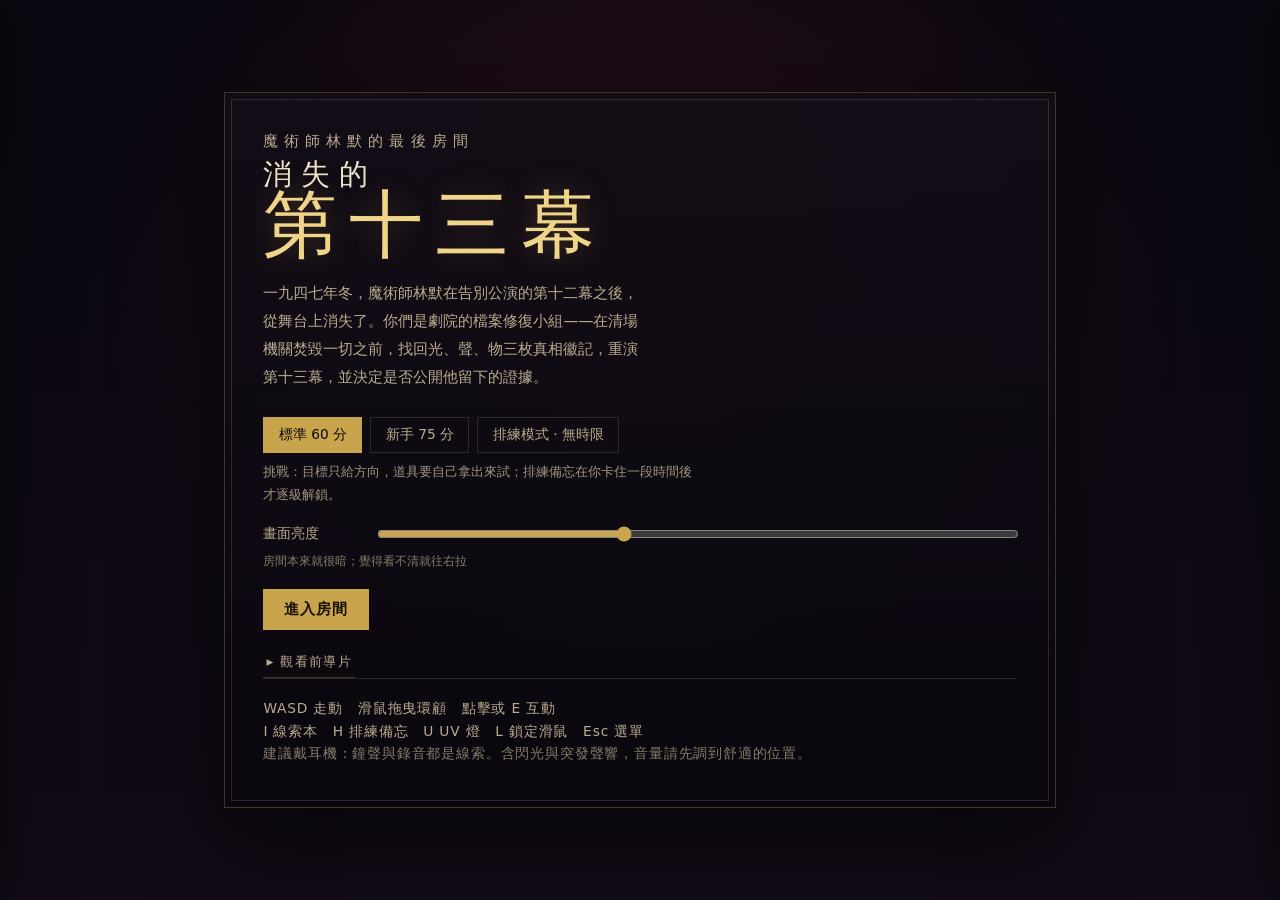
<file: index.html>
<!DOCTYPE html>
<html lang="zh-Hant">
<head>
<meta charset="utf-8">
<meta name="viewport" content="width=device-width, initial-scale=1, viewport-fit=cover">
<title>消失的第十三幕 · 魔術師林默的最後房間</title>
<meta name="description" content="一九四七年冬，魔術師林默在告別公演中消失。網頁 3D 密室逃脫：默片風前導片、26 個互動節點、三線並行、雙結局，桌機與手機都能玩。">
<meta name="theme-color" content="#0c0910">
<meta property="og:title" content="消失的第十三幕">
<meta property="og:description" content="在清場機關焚毀一切之前，找回光、聲、物三枚真相徽記，重演第十三幕。">
<link rel="stylesheet" href="./styles/base.css">
<link rel="stylesheet" href="./styles/ui.css">
<link rel="stylesheet" href="./styles/cinema.css">
<link rel="icon" href="data:image/svg+xml,%3Csvg xmlns='http://www.w3.org/2000/svg' viewBox='0 0 32 32'%3E%3Crect width='32' height='32' fill='%230c0910'/%3E%3Ctext x='16' y='23' font-size='20' text-anchor='middle' fill='%23c8a44d' font-family='serif'%3E13%3C/text%3E%3C/svg%3E">
</head>
<body>
  <canvas id="scene" aria-label="第一人稱 3D 場景"></canvas>

  <div id="boot">
    <p class="boot-title">消失的第十三幕</p>
    <p>正在替放映機上膠卷…</p>
    <noscript><p>這個作品需要 JavaScript 與 WebGL。<br>請開啟 JavaScript 後重新載入。</p></noscript>
  </div>

  <div id="fatal" hidden></div>

  <script type="module">
    // 失敗時一定要給玩家一個明確的說法，而不是一片黑。
    const fatal = (title, detail) => {
      const box = document.getElementById('fatal');
      const boot = document.getElementById('boot');
      if (!box || !box.hidden) return;
      if (boot) boot.hidden = true;
      box.hidden = false;
      box.innerHTML =
        '<p style="font-size:1.2em;color:#f0d48a">' + title + '</p>' +
        '<p style="max-width:34rem;line-height:1.9;color:#b9ac8e">' + detail + '</p>' +
        '<p><a href="./diagnose.html" style="color:#f0d48a">開啟自我檢查頁</a></p>';
    };

    window.addEventListener('error', (e) => {
      if (e.message && /three|import|module|WebGL/i.test(e.message)) {
        fatal('載入失敗', e.message);
      }
    });

    // 看門狗：8 秒內遊戲還沒啟動，就說明最可能的三個原因
    setTimeout(() => {
      if (window.__act13) return;
      const isFile = location.protocol === 'file:';
      fatal('遊戲沒有啟動', isFile
        ? '你是用 file:// 直接開啟檔案，ES Module 會被瀏覽器的 CORS 政策擋掉。請在資料夾裡執行 <code>python3 -m http.server 8000</code>，改用 http://localhost:8000/ 開啟。'
        : '可能的原因：無法連到 three.js 的 CDN（離線或網路封鎖）、瀏覽器版本過舊，或 WebGL 被關閉。');
    }, 8000);
  </script>
  <script type="module" src="./js/main.js"></script>
</body>
</html>
</file>
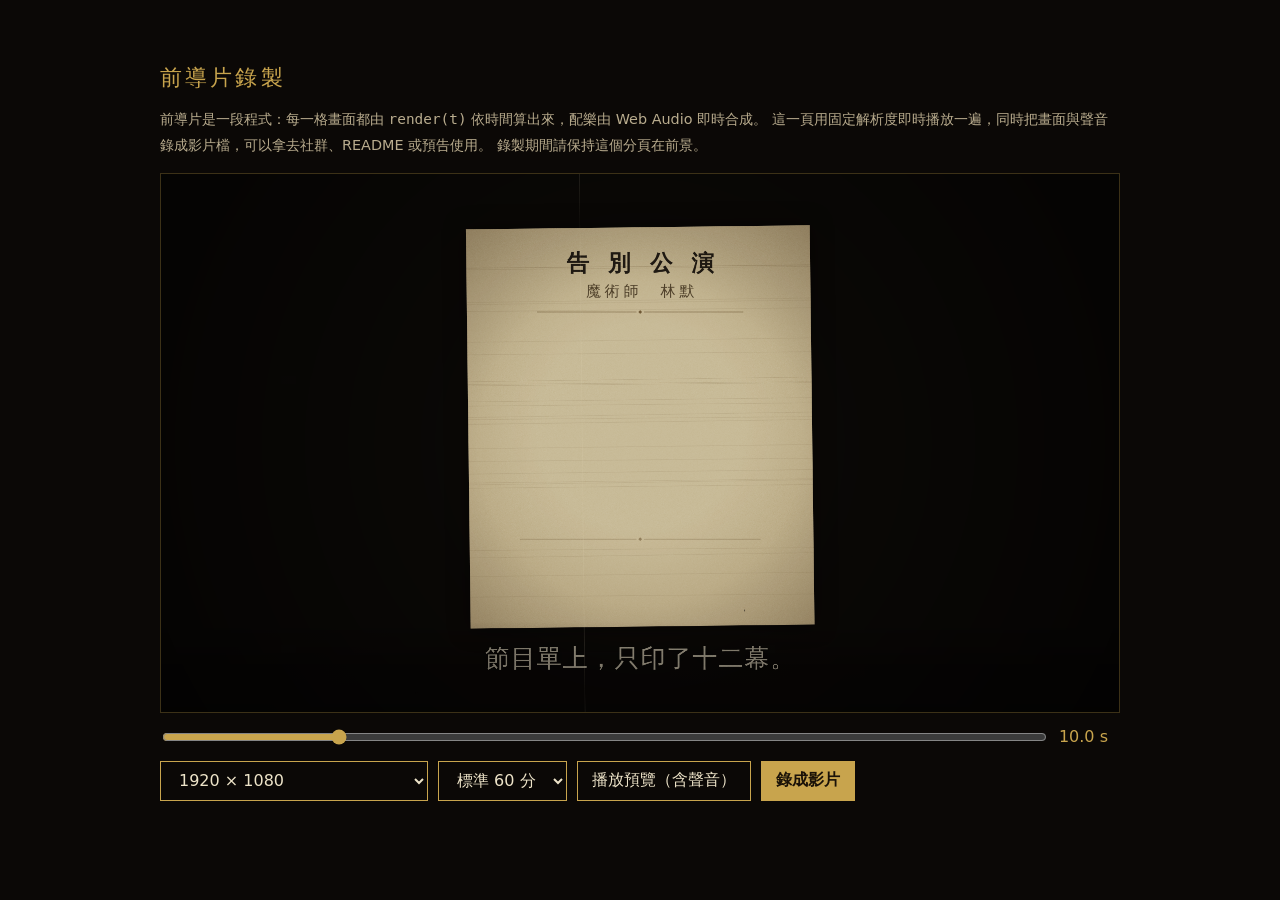
<file: tools/record-prelude.html>
<!DOCTYPE html>
<html lang="zh-Hant">
<head>
<meta charset="utf-8">
<meta name="viewport" content="width=device-width, initial-scale=1">
<title>前導片錄製</title>
<style>
  :root { color-scheme: dark; --brass: #c8a44d; --paper: #ede3c8; --dim: #b9ac8e; }
  * { box-sizing: border-box; }
  body {
    margin: 0;
    min-height: 100vh;
    background: #0b0806;
    color: var(--paper);
    font-family: "PingFang TC", "Noto Sans TC", "Microsoft JhengHei", system-ui, sans-serif;
    display: grid;
    place-items: center;
    padding: 16px;
  }
  main { width: min(960px, 100%); display: grid; gap: 14px; }
  h1 { margin: 0; font-family: "Songti TC", "Noto Serif TC", serif; font-weight: 500; letter-spacing: .14em; color: var(--brass); font-size: 1.4rem; }
  p { margin: 0; color: var(--dim); line-height: 1.8; font-size: .9rem; }
  canvas { width: 100%; aspect-ratio: 16 / 9; background: #000; border: 1px solid rgba(200,164,77,.3); display: block; }
  .row { display: flex; flex-wrap: wrap; gap: 10px; align-items: center; }
  button, select {
    min-height: 40px;
    padding: 8px 14px;
    border: 1px solid var(--brass);
    background: transparent;
    color: var(--paper);
    font: inherit;
    cursor: pointer;
  }
  button.lead { background: var(--brass); color: #1a1208; font-weight: 600; }
  button:disabled { opacity: .45; cursor: default; }
  input[type="range"] { flex: 1; min-width: 200px; accent-color: var(--brass); }
  #time { font-variant-numeric: tabular-nums; min-width: 6ch; color: var(--brass); }
  #status { min-height: 1.6em; }
  a { color: var(--brass); }
</style>
</head>
<body>
<main>
  <h1>前導片錄製</h1>
  <p>前導片是一段程式：每一格畫面都由 <code>render(t)</code> 依時間算出來，配樂由 Web Audio 即時合成。
     這一頁用固定解析度即時播放一遍，同時把畫面與聲音錄成影片檔，可以拿去社群、README 或預告使用。
     錄製期間請保持這個分頁在前景。</p>
  <canvas id="c" width="1920" height="1080"></canvas>
  <div class="row">
    <input id="scrub" type="range" min="0" max="51.5" step="0.05" value="10" aria-label="預覽時間">
    <span id="time">10.0 s</span>
  </div>
  <div class="row">
    <select id="res" aria-label="解析度">
      <option value="1920x1080">1920 × 1080</option>
      <option value="1280x720">1280 × 720</option>
      <option value="1080x1920">1080 × 1920（直式短影音）</option>
    </select>
    <select id="mode" aria-label="時限">
      <option value="60">標準 60 分</option>
      <option value="75">新手 75 分</option>
      <option value="0">排練模式</option>
    </select>
    <button id="play">播放預覽（含聲音）</button>
    <button id="rec" class="lead">錄成影片</button>
  </div>
  <p id="status" role="status"></p>
</main>

<script type="module">
  import { createPrelude, PRELUDE_DURATION } from '../js/cinema/prelude.js';
  import { preludeScore } from '../js/core/score.js';
  import { audio } from '../js/core/audio.js';

  const canvas = document.getElementById('c');
  const g = canvas.getContext('2d');
  const scrub = document.getElementById('scrub');
  const timeEl = document.getElementById('time');
  const statusEl = document.getElementById('status');
  const playBtn = document.getElementById('play');
  const recBtn = document.getElementById('rec');
  const resSel = document.getElementById('res');
  const modeSel = document.getElementById('mode');

  let film = createPrelude({ minutes: 60 });
  let running = null;

  function applyRes() {
    const [w, h] = resSel.value.split('x').map(Number);
    canvas.width = w;
    canvas.height = h;
    canvas.style.aspectRatio = `${w} / ${h}`;
    canvas.style.maxHeight = '70vh';
    canvas.style.width = h > w ? 'auto' : '100%';
    draw(Number(scrub.value));
  }
  function draw(t) {
    film.render(g, canvas.width, canvas.height, t);
    timeEl.textContent = `${t.toFixed(1)} s`;
  }

  scrub.addEventListener('input', () => { if (!running) draw(Number(scrub.value)); });
  resSel.addEventListener('change', applyRes);
  modeSel.addEventListener('change', () => { film = createPrelude({ minutes: Number(modeSel.value) }); draw(Number(scrub.value)); });

  /** 以 AudioContext 的時鐘驅動畫面，聲畫永遠對齊 */
  function run({ onEnd } = {}) {
    const ctx = audio.init();
    const score = preludeScore();
    const t0 = ctx.currentTime;
    const loop = () => {
      const t = ctx.currentTime - t0;
      draw(Math.min(t, PRELUDE_DURATION));
      scrub.value = String(t);
      if (t >= PRELUDE_DURATION) { score.stop(0.4); running = null; onEnd?.(); return; }
      running.raf = requestAnimationFrame(loop);
    };
    running = { score, raf: requestAnimationFrame(loop) };
  }
  function stopRun() {
    if (!running) return;
    cancelAnimationFrame(running.raf);
    running.score.stop(0.2);
    running = null;
  }

  playBtn.addEventListener('click', () => {
    if (running) { stopRun(); playBtn.textContent = '播放預覽（含聲音）'; return; }
    playBtn.textContent = '停止';
    run({ onEnd: () => { playBtn.textContent = '播放預覽（含聲音）'; } });
  });

  recBtn.addEventListener('click', async () => {
    if (running) stopRun();
    const ctx = audio.init();
    await ctx.resume();
    const types = [
      'video/mp4;codecs=avc1.640028,mp4a.40.2',
      'video/mp4',
      'video/webm;codecs=vp9,opus',
      'video/webm;codecs=vp8,opus',
      'video/webm'
    ];
    const mime = types.find((t) => window.MediaRecorder?.isTypeSupported?.(t));
    if (!mime) { statusEl.textContent = '這個瀏覽器不支援 MediaRecorder，請改用最新版 Chrome 或 Edge。'; return; }

    // 畫面串流＋把總音量節點分一路到錄音
    const video = canvas.captureStream(30);
    const tap = ctx.createMediaStreamDestination();
    audio.master.connect(tap);
    const stream = new MediaStream([...video.getVideoTracks(), ...tap.stream.getAudioTracks()]);
    // 位元率依解析度：720p 約 3.7 Mbps、1080p 約 8.3 Mbps，膠卷顆粒才不會糊掉
    const rec = new MediaRecorder(stream, { mimeType: mime, videoBitsPerSecond: Math.round(canvas.width * canvas.height * 4) });
    const chunks = [];
    rec.ondataavailable = (e) => { if (e.data.size) chunks.push(e.data); };
    rec.onstop = () => {
      audio.master.disconnect(tap);
      const ext = mime.startsWith('video/mp4') ? 'mp4' : 'webm';
      const blob = new Blob(chunks, { type: mime.split(';')[0] });
      const url = URL.createObjectURL(blob);
      const a = document.createElement('a');
      a.href = url;
      a.download = `消失的第十三幕-前導片-${resSel.value}.${ext}`;
      a.textContent = `下載 ${a.download}（${(blob.size / 1048576).toFixed(1)} MB）`;
      statusEl.replaceChildren('錄好了：', a);
      a.click();
      recBtn.disabled = false;
      playBtn.disabled = false;
    };
    recBtn.disabled = true;
    playBtn.disabled = true;
    statusEl.textContent = `錄製中（${mime}）……約 ${Math.ceil(PRELUDE_DURATION)} 秒`;
    rec.start(1000);
    run({ onEnd: () => setTimeout(() => rec.stop(), 600) });
  });

  applyRes();
</script>
</body>
</html>
</file>
<file: styles/base.css>
/* 《消失的第十三幕》——視覺基礎
   取材自四〇年代劇場節目單：明體標題、黃銅細線、絨布幕、票根紙。
   顏色刻意避開純黑，用偏紫的幕布黑，讓黃銅與絨紅有地方發光。 */

:root {
  /* 核心色 */
  --stage: #0c0910;          /* 幕布黑 */
  --stage-deep: #07050b;
  --velvet: #7c2233;         /* 絨紅 */
  --velvet-deep: #4a0f1e;
  --brass: #c8a44d;          /* 黃銅 */
  --brass-lit: #f0d48a;
  --paper: #ede3c8;          /* 節目單紙 */
  --paper-dim: #b9ac8e;
  --moon: #8fa9c4;           /* 月藍（聲音線） */

  --ink: #17121c;
  --line: rgba(200, 164, 77, 0.28);
  --line-soft: rgba(237, 227, 200, 0.14);

  --font-display: "Songti TC", "Noto Serif TC", "Source Han Serif TC", "PMingLiU", "MS Mincho", serif;
  --font-ui: "PingFang TC", "Noto Sans TC", "Microsoft JhengHei", system-ui, -apple-system, sans-serif;
  --font-data: "Songti TC", "Noto Serif TC", ui-serif, Georgia, serif;

  --step-0: 0.94rem;
  --step-1: 1.1rem;
  --step-2: 1.35rem;
  --step-3: 1.8rem;
  --step-4: 2.6rem;

  --ease: cubic-bezier(0.32, 0.72, 0.35, 1);
}

* { box-sizing: border-box; }

/* ★ 這一行是必要的：本檔多處用 display: grid / flex 排版，
   而作者樣式的 display 會蓋掉 hidden 屬性預設的 display: none。
   少了它，#boot 與 #fatal 會變成永久蓋住畫面的黑色遮罩，
   .panel-scrim 也會在關閉狀態下繼續攔截所有點擊。 */
[hidden] { display: none !important; }

html, body {
  margin: 0;
  height: 100%;
  overflow: hidden;
  background: var(--stage-deep);
  color: var(--paper);
  font-family: var(--font-ui);
  font-size: 16px;
  -webkit-font-smoothing: antialiased;
  text-rendering: optimizeLegibility;
}

body { position: relative; }

#scene {
  position: fixed;
  inset: 0;
  width: 100%;
  height: 100%;
  display: block;
  touch-action: none;
  cursor: grab;
}
#scene.dragging { cursor: grabbing; }
body.cursor-interact #scene { cursor: pointer; }
:root.pointer-locked #scene { cursor: none; }

/* 房間的邊緣暗角與 UV 模式的冷色偏移 */
body::after {
  content: "";
  position: fixed;
  inset: 0;
  pointer-events: none;
  background: radial-gradient(ellipse at center, transparent 42%, rgba(4, 3, 7, 0.72) 100%);
  z-index: 2;
}
body.uv-on::before {
  content: "";
  position: fixed;
  inset: 0;
  pointer-events: none;
  z-index: 3;
  background: radial-gradient(ellipse at center, rgba(122, 77, 255, 0.16), rgba(30, 12, 60, 0.42));
  mix-blend-mode: screen;
}
body.mode-silence::before {
  content: "";
  position: fixed;
  inset: 0;
  pointer-events: none;
  z-index: 3;
  background: radial-gradient(ellipse at center, transparent 30%, rgba(0, 0, 0, 0.55) 100%);
}

/* 成功／失敗的整螢幕回饋 */
body.flash-ok::after,
body.flash-fail::after {
  animation: flash 0.6s var(--ease);
}
@keyframes flash {
  0% { box-shadow: inset 0 0 0 0 rgba(240, 212, 138, 0); }
  25% { box-shadow: inset 0 0 120px 10px rgba(240, 212, 138, 0.5); }
  100% { box-shadow: inset 0 0 0 0 rgba(240, 212, 138, 0); }
}
body.flash-fail::after {
  animation-name: flash-fail;
}
@keyframes flash-fail {
  0% { box-shadow: inset 0 0 0 0 rgba(200, 40, 50, 0); }
  25% { box-shadow: inset 0 0 120px 10px rgba(200, 40, 50, 0.45); }
  100% { box-shadow: inset 0 0 0 0 rgba(200, 40, 50, 0); }
}

/* ── 載入 ───────────────────────────────────────────────── */
#boot, #fatal {
  position: fixed;
  inset: 0;
  z-index: 40;
  display: grid;
  place-content: center;
  gap: 0.8rem;
  text-align: center;
  background: var(--stage-deep);
  font-family: var(--font-display);
}
#boot p { margin: 0; color: var(--paper-dim); letter-spacing: 0.14em; }
#boot .boot-title { color: var(--brass); font-size: var(--step-2); }
#fatal { color: var(--velvet); font-size: var(--step-1); padding: 2rem; }

/* ── 全螢幕畫面（標題／暫停／結局）─────────────────────── */
.screen {
  position: fixed;
  inset: 0;
  z-index: 30;
  display: grid;
  place-items: center;
  padding: clamp(1rem, 4vw, 3rem);
  background:
    radial-gradient(ellipse at 50% 30%, rgba(124, 34, 51, 0.22), transparent 60%),
    linear-gradient(180deg, #0a0710 0%, #120b16 100%);
  opacity: 0;
  transition: opacity 0.32s var(--ease);
  overflow-y: auto;
}
.screen.is-open { opacity: 1; }

/* 唯一的自動動畫：幕布分開 */
.screen-curtain { position: absolute; inset: 0; pointer-events: none; overflow: hidden; }
.curtain-half {
  position: absolute;
  top: 0;
  bottom: 0;
  width: 52%;
  background:
    repeating-linear-gradient(90deg, rgba(0,0,0,.42) 0 6px, rgba(255,255,255,.05) 6px 26px),
    linear-gradient(180deg, var(--velvet) 0%, var(--velvet-deep) 100%);
  box-shadow: 0 0 60px rgba(0, 0, 0, 0.6);
}
.curtain-half.left { left: 0; transform: translateX(0); animation: part-left 1.6s 0.15s var(--ease) both; }
.curtain-half.right { right: 0; transform: translateX(0); animation: part-right 1.6s 0.15s var(--ease) both; }
@keyframes part-left { to { transform: translateX(-101%); } }
@keyframes part-right { to { transform: translateX(101%); } }

@media (prefers-reduced-motion: reduce) {
  .curtain-half.left, .curtain-half.right { animation-duration: 0.01s; }
}

/* ── 標題卡 ─────────────────────────────────────────────── */
.title-card, .menu-card, .ending-card {
  position: relative;
  z-index: 1;
  max-width: 52rem;
  width: 100%;
  padding: clamp(1.4rem, 3vw, 2.6rem);
  border: 1px solid var(--line);
  background: linear-gradient(180deg, rgba(18, 12, 22, 0.94), rgba(10, 7, 14, 0.96));
  box-shadow: 0 30px 80px rgba(0, 0, 0, 0.6);
}
.title-card::before, .ending-card::before {
  content: "";
  position: absolute;
  inset: 6px;
  border: 1px solid var(--line-soft);
  pointer-events: none;
}

.title-kicker {
  margin: 0 0 0.6rem;
  font-family: var(--font-display);
  color: var(--paper-dim);
  letter-spacing: 0.4em;
  font-size: var(--step-0);
}
.title-main { margin: 0 0 1.1rem; font-family: var(--font-display); font-weight: 500; line-height: 1; }
.title-line { display: block; font-size: var(--step-3); color: var(--paper); letter-spacing: 0.3em; }
.title-line--big {
  font-size: clamp(2.6rem, 8vw, 4.6rem);
  color: var(--brass-lit);
  letter-spacing: 0.16em;
  text-shadow: 0 0 30px rgba(200, 164, 77, 0.28);
}
.title-blurb {
  margin: 0 0 1.6rem;
  max-width: 40ch;
  color: var(--paper-dim);
  line-height: 1.85;
  font-size: var(--step-0);
}
.title-actions, .menu-actions { display: flex; flex-wrap: wrap; gap: 0.7rem; margin: 1.2rem 0 1.4rem; }
.title-help { border-top: 1px solid var(--line-soft); padding-top: 1rem; }
.title-help p { margin: 0.3rem 0; color: var(--paper-dim); font-size: 0.86rem; letter-spacing: 0.06em; }
.title-note { color: rgba(185, 172, 142, 0.7) !important; }

.mode-row { display: flex; flex-wrap: wrap; gap: 0.5rem; }
.mode-btn {
  padding: 0.5rem 0.9rem;
  border: 1px solid var(--line-soft);
  background: transparent;
  color: var(--paper-dim);
  font-family: var(--font-ui);
  font-size: 0.86rem;
  cursor: pointer;
  transition: border-color 0.2s, color 0.2s, background 0.2s;
}
.mode-btn:hover { color: var(--paper); border-color: var(--line); }
.mode-btn.is-active { color: var(--stage); background: var(--brass); border-color: var(--brass); }

/* ── 按鈕 ───────────────────────────────────────────────── */
.btn {
  padding: 0.62rem 1.2rem;
  border: 1px solid var(--brass);
  background: transparent;
  color: var(--brass-lit);
  font-family: var(--font-ui);
  font-size: var(--step-0);
  letter-spacing: 0.08em;
  cursor: pointer;
  transition: background 0.2s var(--ease), color 0.2s, border-color 0.2s, transform 0.12s;
}
.btn:hover { background: rgba(200, 164, 77, 0.14); }
.btn:active { transform: translateY(1px); }
.btn--lead { background: var(--brass); color: #1a1208; font-weight: 600; }
.btn--lead:hover { background: var(--brass-lit); }
.btn--ghost { border-color: var(--line-soft); color: var(--paper-dim); }
.btn--ghost:hover { color: var(--paper); border-color: var(--line); }
.btn:focus-visible, .mode-btn:focus-visible, button:focus-visible, input:focus-visible {
  outline: 2px solid var(--brass-lit);
  outline-offset: 2px;
}

/* ── 設定 ───────────────────────────────────────────────── */
.settings { display: grid; gap: 0.7rem; margin: 1rem 0; }
.setting { display: grid; grid-template-columns: 8rem 1fr; align-items: center; gap: 1rem; color: var(--paper-dim); font-size: 0.9rem; }
.setting--row { grid-template-columns: 8rem auto; }
.setting input[type="range"] { accent-color: var(--brass); width: 100%; }

/* ── 選單／結局 ─────────────────────────────────────────── */
.menu-title, .ending-title {
  margin: 0 0 0.4rem;
  font-family: var(--font-display);
  font-weight: 500;
  font-size: var(--step-3);
  letter-spacing: 0.2em;
  color: var(--brass-lit);
}
.menu-sub { margin: 0 0 1.2rem; color: var(--paper-dim); font-size: 0.9rem; letter-spacing: 0.1em; }
.ending-kicker { margin: 0 0 0.5rem; font-family: var(--font-display); letter-spacing: 0.42em; color: var(--paper-dim); font-size: 0.84rem; }
.ending-lines { margin: 1rem 0 1.6rem; border-left: 2px solid var(--velvet); padding-left: 1.1rem; }
.ending-lines p { margin: 0 0 0.7rem; line-height: 1.95; color: var(--paper); font-family: var(--font-display); font-size: var(--step-1); max-width: 44ch; }
.ending-note { color: var(--brass); font-size: 0.88rem; letter-spacing: 0.1em; }

.ending-stats { display: flex; gap: 2.4rem; padding: 1rem 0; border-top: 1px solid var(--line-soft); border-bottom: 1px solid var(--line-soft); }
.stat { display: grid; gap: 0.2rem; }
.stat-value { font-family: var(--font-data); font-size: var(--step-2); color: var(--brass-lit); font-variant-numeric: tabular-nums; }
.stat-label { font-size: 0.78rem; color: var(--paper-dim); letter-spacing: 0.12em; }

@media (max-width: 640px) {
  .ending-stats { gap: 1.2rem; }
  .setting { grid-template-columns: 1fr; gap: 0.3rem; }
}

/* 標題畫面的亮度滑桿：第一次開啟就能調，不必先進選單 */
.title-bright {
  display: grid;
  grid-template-columns: 6rem 1fr;
  align-items: center;
  gap: 0.6rem 1rem;
  margin: 1.1rem 0 0;
  color: var(--paper-dim);
  font-size: 0.86rem;
}
.title-bright input[type="range"] { accent-color: var(--brass); width: 100%; }
.title-bright-note {
  grid-column: 1 / -1;
  font-size: 0.78rem;
  color: rgba(185, 172, 142, 0.7);
}
</file>
<file: styles/ui.css>
/* HUD 與近景面板。
   近景面板做成「檔案卡＋票根打孔邊」，讓每次湊近看機關都像從檔案櫃抽出一張卡。 */

/* ── HUD ─────────────────────────────────────────────────── */
.hud {
  position: fixed;
  inset: 0;
  z-index: 10;
  pointer-events: none;
  font-family: var(--font-ui);
}
.hud[hidden] { display: none; }
.hud.is-cinematic .hud-topleft,
.hud.is-cinematic .hud-topright,
.hud.is-cinematic .hud-bottomleft,
.hud.is-cinematic .hud-prompt,
.hud.is-cinematic .hud-reticle { opacity: 0; }

.hud-topleft, .hud-topright, .hud-bottomleft {
  position: absolute;
  display: grid;
  gap: 0.6rem;
  transition: opacity 0.4s var(--ease);
}
.hud-topleft { top: 1.1rem; left: 1.2rem; }
.hud-topright { top: 1.1rem; right: 1.2rem; }
.hud-bottomleft { bottom: 1.2rem; left: 1.2rem; max-width: min(38rem, 60vw); }

.hud-timer {
  display: flex;
  align-items: baseline;
  gap: 0.6rem;
  padding: 0.35rem 0.7rem;
  border: 1px solid var(--line-soft);
  background: rgba(8, 6, 12, 0.5);
  backdrop-filter: blur(3px);
}
.hud-timer-note { font-size: 0.7rem; letter-spacing: 0.24em; color: var(--paper-dim); }
.hud-timer-value {
  font-family: var(--font-data);
  font-size: 1.5rem;
  font-variant-numeric: tabular-nums;
  color: var(--paper);
  letter-spacing: 0.06em;
}
.hud-timer.is-urgent .hud-timer-value { color: var(--brass-lit); }
.hud-timer.is-critical { border-color: rgba(200, 40, 50, 0.6); }
.hud-timer.is-critical .hud-timer-value { color: #ff7a6a; animation: pulse 1.1s infinite; }
@keyframes pulse { 50% { opacity: 0.55; } }

.hud-sigils { display: flex; gap: 0.4rem; }
.hud-sigil {
  display: grid;
  place-items: center;
  width: 2.4rem;
  height: 2.4rem;
  border: 1px solid var(--line-soft);
  background: rgba(8, 6, 12, 0.45);
  color: rgba(185, 172, 142, 0.4);
  transition: color 0.4s, border-color 0.4s, box-shadow 0.4s;
}
.hud-sigil-mark { font-size: 1rem; line-height: 1; }
.hud-sigil-digit { font-family: var(--font-data); font-size: 0.72rem; }
.hud-sigil.is-held {
  color: var(--brass-lit);
  border-color: var(--brass);
  box-shadow: 0 0 18px rgba(200, 164, 77, 0.25) inset;
}
.hud-sigil[data-kind="moon"].is-held { color: var(--moon); border-color: rgba(143, 169, 196, 0.7); }

.hud-buttons { display: flex; gap: 0.4rem; pointer-events: auto; }
.hud-btn {
  padding: 0.4rem 0.7rem;
  border: 1px solid var(--line-soft);
  background: rgba(8, 6, 12, 0.5);
  color: var(--paper-dim);
  font-size: 0.82rem;
  letter-spacing: 0.1em;
  cursor: pointer;
  transition: color 0.2s, border-color 0.2s;
}
.hud-btn:hover { color: var(--brass-lit); border-color: var(--line); }

.hud-objective {
  margin: 0;
  font-family: var(--font-display);
  font-size: var(--step-1);
  color: var(--paper);
  letter-spacing: 0.06em;
  text-shadow: 0 2px 14px rgba(0, 0, 0, 0.9);
}
.hud-objective::before { content: "▸ "; color: var(--brass); }
.hud-progress { margin: 0; font-size: 0.76rem; color: rgba(185, 172, 142, 0.72); letter-spacing: 0.14em; }

/* 準心與互動提示 */
.hud-reticle {
  position: absolute;
  left: 50%;
  top: 50%;
  width: 5px;
  height: 5px;
  margin: -2.5px 0 0 -2.5px;
  border-radius: 50%;
  background: rgba(237, 227, 200, 0.35);
  transition: transform 0.18s var(--ease), background 0.18s;
}
.hud-reticle.is-active { transform: scale(2.1); background: var(--brass-lit); }
:root:not(.pointer-locked) .hud-reticle { opacity: 0.25; }

.hud-prompt {
  position: absolute;
  left: 50%;
  top: calc(50% + 2.2rem);
  transform: translateX(-50%);
  display: grid;
  justify-items: center;
  gap: 0.15rem;
  padding: 0.4rem 0.9rem;
  border: 1px solid var(--line-soft);
  background: rgba(8, 6, 12, 0.62);
  backdrop-filter: blur(3px);
  text-align: center;
}
.hud-prompt.is-far { opacity: 0.55; }
.prompt-label { font-family: var(--font-display); font-size: var(--step-1); color: var(--paper); letter-spacing: 0.1em; }
.prompt-hint { font-size: 0.74rem; color: var(--brass); letter-spacing: 0.16em; }

/* 進度條（靜默／合字） */
.hud-meter {
  position: absolute;
  left: 50%;
  bottom: 4.2rem;
  transform: translateX(-50%);
  width: min(22rem, 70vw);
  padding: 0.5rem 0.8rem;
  border: 1px solid var(--line-soft);
  background: rgba(8, 6, 12, 0.6);
}
.meter-head { display: flex; justify-content: space-between; font-size: 0.78rem; letter-spacing: 0.14em; color: var(--paper-dim); margin-bottom: 0.35rem; }
.meter-value { font-family: var(--font-data); color: var(--paper); }
.meter-track { height: 4px; background: rgba(237, 227, 200, 0.12); overflow: hidden; }
.meter-fill { height: 100%; width: 0; background: linear-gradient(90deg, var(--moon), var(--brass-lit)); transition: width 0.12s linear; }
.hud-meter.is-full .meter-fill { background: var(--brass-lit); }

/* 字幕 */
.hud-subtitle {
  position: absolute;
  left: 50%;
  bottom: 6.4rem;
  transform: translate(-50%, 6px);
  width: min(46rem, 84vw);
  padding: 0.7rem 1.1rem;
  text-align: center;
  font-family: var(--font-display);
  font-size: var(--step-1);
  line-height: 1.9;
  color: var(--paper);
  background: linear-gradient(180deg, rgba(8, 6, 12, 0.1), rgba(8, 6, 12, 0.72));
  text-shadow: 0 2px 16px rgba(0, 0, 0, 0.95);
  opacity: 0;
  transition: opacity 0.35s var(--ease), transform 0.35s var(--ease);
}
.hud-subtitle.is-in { opacity: 1; transform: translate(-50%, 0); }

/* 幕次橫幅 */
.hud-banner {
  position: absolute;
  inset: 0;
  display: grid;
  place-content: center;
  text-align: center;
  background: rgba(6, 4, 9, 0.55);
  opacity: 0;
  transition: opacity 0.5s var(--ease);
}
.hud-banner.is-in { opacity: 1; }
.banner-title {
  margin: 0;
  font-family: var(--font-display);
  font-size: clamp(1.8rem, 5vw, 3rem);
  letter-spacing: 0.34em;
  color: var(--brass-lit);
}
.banner-sub { margin: 0.6rem 0 0; color: var(--paper-dim); letter-spacing: 0.2em; font-size: 0.9rem; }

/* 提示浮條 */
.hud-toasts { position: absolute; top: 1.1rem; left: 50%; transform: translateX(-50%); display: grid; gap: 0.4rem; justify-items: center; }
.toast {
  padding: 0.4rem 0.9rem;
  border: 1px solid var(--line-soft);
  background: rgba(8, 6, 12, 0.78);
  font-size: 0.88rem;
  letter-spacing: 0.1em;
  color: var(--paper);
  opacity: 0;
  transform: translateY(-6px);
  transition: opacity 0.28s var(--ease), transform 0.28s var(--ease);
}
.toast.is-in { opacity: 1; transform: translateY(0); }

/* ── 近景面板 ────────────────────────────────────────────── */
.panel-scrim {
  position: fixed;
  inset: 0;
  z-index: 20;
  display: grid;
  place-items: center;
  padding: clamp(0.8rem, 3vw, 2rem);
  background: rgba(5, 3, 8, 0.72);
  backdrop-filter: blur(6px);
  opacity: 0;
  transition: opacity 0.22s var(--ease);
  overflow-y: auto;
}
.panel-scrim.is-open { opacity: 1; }

.panel {
  position: relative;
  width: min(34rem, 100%);
  background: linear-gradient(180deg, #191320 0%, #0f0b14 100%);
  border: 1px solid var(--line);
  box-shadow: 0 24px 70px rgba(0, 0, 0, 0.7);
  transform: translateY(8px) scale(0.99);
  transition: transform 0.24s var(--ease);
}
.panel-scrim.is-open .panel { transform: translateY(0) scale(1); }
.panel--wide { width: min(52rem, 100%); }
.panel--tall { max-height: 88vh; display: flex; flex-direction: column; }
.panel--tall .panel-body { overflow-y: auto; }

/* 票根打孔上緣 */
.panel::before {
  content: "";
  position: absolute;
  top: -1px;
  left: 0;
  right: 0;
  height: 8px;
  background:
    radial-gradient(circle at 6px 0, transparent 0 4px, var(--line) 4px 4.6px, transparent 5px) repeat-x;
  background-size: 14px 8px;
  opacity: 0.7;
}
.panel.is-shake { animation: shake 0.32s var(--ease); }
@keyframes shake {
  25% { transform: translateX(-7px); }
  55% { transform: translateX(6px); }
  80% { transform: translateX(-3px); }
}

.panel-head {
  display: flex;
  align-items: flex-start;
  justify-content: space-between;
  gap: 1rem;
  padding: 1.2rem 1.3rem 0.9rem;
  border-bottom: 1px solid var(--line-soft);
}
.panel-kicker { margin: 0 0 0.3rem; font-size: 0.74rem; letter-spacing: 0.28em; color: var(--brass); }
.panel-title { margin: 0; font-family: var(--font-display); font-weight: 500; font-size: var(--step-2); letter-spacing: 0.14em; color: var(--paper); }
.panel-sub { margin: 0.45rem 0 0; font-size: 0.88rem; line-height: 1.7; color: var(--paper-dim); max-width: 46ch; }
.panel-close {
  flex: none;
  padding: 0.35rem 0.7rem;
  border: 1px solid var(--line-soft);
  background: transparent;
  color: var(--paper-dim);
  font-size: 0.8rem;
  letter-spacing: 0.12em;
  cursor: pointer;
}
.panel-close:hover { color: var(--brass-lit); border-color: var(--line); }

.panel-body { padding: 1.2rem 1.3rem; display: grid; gap: 1rem; }
.panel-foot { padding: 0 1.3rem 1.1rem; min-height: 1.4rem; }
.panel-status { margin: 0; font-size: 0.88rem; letter-spacing: 0.06em; color: var(--paper-dim); }
.panel-status.is-ok { color: var(--brass-lit); }
.panel-status.is-fail { color: #ff8878; }
.panel-note { margin: 0; font-size: 0.82rem; line-height: 1.8; color: rgba(185, 172, 142, 0.8); }
.panel-h3 { margin: 0 0 0.6rem; font-family: var(--font-display); font-size: var(--step-1); letter-spacing: 0.12em; color: var(--brass); font-weight: 500; }
.panel-actions { display: flex; flex-wrap: wrap; gap: 0.6rem; }
.panel-row { display: flex; flex-wrap: wrap; gap: 0.6rem; align-items: center; }
.two-col { display: grid; grid-template-columns: 1fr 1fr; gap: 1.6rem; }
@media (max-width: 720px) { .two-col { grid-template-columns: 1fr; } }

/* ── 邀請函（P01）───────────────────────────────────────── */
.letter {
  background: linear-gradient(180deg, #e9dfc4, #d9cdac);
  color: #2b1f14;
  padding: 1.4rem 1.5rem;
  font-family: var(--font-display);
  line-height: 2.1;
  box-shadow: inset 0 0 40px rgba(120, 90, 50, 0.25);
}
.letter-line { margin: 0 0 0.4rem; font-size: var(--step-1); }
.letter-head {
  display: inline-grid;
  place-items: center;
  width: 1.9rem;
  height: 1.9rem;
  margin-right: 0.35rem;
  border: 1px solid rgba(43, 31, 20, 0.4);
  background: rgba(43, 31, 20, 0.06);
  color: #1c130a;
  font-family: var(--font-display);
  font-size: var(--step-1);
  font-weight: 600;
  cursor: pointer;
  vertical-align: middle;
  transition: background 0.18s, color 0.18s;
}
.letter-head:hover { background: rgba(124, 34, 51, 0.16); }
.letter-head.is-read { background: #7c2233; color: var(--paper); border-color: #7c2233; }
.letter-sign { margin: 0; text-align: right; font-family: var(--font-display); color: var(--paper-dim); letter-spacing: 0.2em; }

/* ── 數字鍵盤 ───────────────────────────────────────────── */
.keypad { display: grid; gap: 0.9rem; justify-items: center; }
.keypad-display { display: flex; gap: 0.5rem; }
.keypad-cell {
  display: grid;
  place-items: center;
  width: 2.8rem;
  height: 3.2rem;
  border: 1px solid var(--line-soft);
  background: #08120c;
  font-family: var(--font-data);
  font-size: 1.7rem;
  color: rgba(53, 214, 138, 0.35);
}
.keypad-cell.is-set { color: #6ff0b0; text-shadow: 0 0 14px rgba(53, 214, 138, 0.5); }
.keypad-keys { display: grid; grid-template-columns: repeat(3, 3.2rem); gap: 0.5rem; }
.keypad-key {
  height: 2.7rem;
  border: 1px solid var(--line-soft);
  background: rgba(237, 227, 200, 0.05);
  color: var(--paper);
  font-family: var(--font-data);
  font-size: 1.15rem;
  cursor: pointer;
  transition: background 0.15s, transform 0.1s;
}
.keypad-key:hover { background: rgba(200, 164, 77, 0.16); }
.keypad-key:active { transform: translateY(1px); }
.keypad-key--fn { color: var(--brass); }

/* ── 排序清單 ───────────────────────────────────────────── */
.order-wrap { display: grid; gap: 0.9rem; }
.order-list { list-style: none; margin: 0; padding: 0; display: grid; gap: 0.5rem; }
.order-item {
  display: grid;
  grid-template-columns: 4.4rem 1fr auto auto;
  align-items: center;
  gap: 0.8rem;
  padding: 0.6rem 0.8rem;
  border: 1px solid var(--line-soft);
  background: rgba(237, 227, 200, 0.04);
}
.order-slot { font-family: var(--font-display); font-size: 0.82rem; letter-spacing: 0.1em; color: var(--brass); }
.order-title { margin: 0; font-size: 0.94rem; color: var(--paper); }
.order-meta { margin: 0.15rem 0 0; font-size: 0.78rem; color: var(--paper-dim); }
.order-arrows { display: grid; gap: 0.2rem; }
.arrow-btn {
  width: 1.7rem;
  height: 1.2rem;
  border: 1px solid var(--line-soft);
  background: transparent;
  color: var(--paper-dim);
  cursor: pointer;
  font-size: 0.6rem;
  line-height: 1;
}
.arrow-btn:hover { color: var(--brass-lit); border-color: var(--line); }
@media (max-width: 560px) {
  .order-item { grid-template-columns: 3.4rem 1fr auto; }
  .order-arrows { grid-auto-flow: column; }
}

/* ── 轉盤電話 ───────────────────────────────────────────── */
.dial-wrap { display: grid; grid-template-columns: auto 1fr; gap: 1.4rem; align-items: center; }
.dial {
  position: relative;
  width: 15rem;
  height: 15rem;
  border-radius: 50%;
  background: radial-gradient(circle at 38% 32%, #2a2530, #14111a 70%);
  border: 1px solid var(--line);
  box-shadow: inset 0 0 40px rgba(0, 0, 0, 0.7);
}
.dial-plate { position: absolute; inset: 0; }
.dial-hole {
  position: absolute;
  width: 2.5rem;
  height: 2.5rem;
  margin: -1.25rem 0 0 -1.25rem;
  border-radius: 50%;
  border: 1px solid var(--line);
  background: rgba(8, 6, 12, 0.8);
  color: var(--paper);
  font-family: var(--font-data);
  font-size: 1.1rem;
  cursor: pointer;
  transition: background 0.15s, color 0.15s;
}
.dial-hole:hover { background: rgba(200, 164, 77, 0.2); color: var(--brass-lit); }
.dial-stop {
  position: absolute;
  right: 0.4rem;
  top: 50%;
  width: 1.1rem;
  height: 0.5rem;
  margin-top: -0.25rem;
  background: var(--brass);
}
.dial-center {
  position: absolute;
  left: 50%;
  top: 50%;
  transform: translate(-50%, -50%);
  width: 6rem;
  height: 6rem;
  border-radius: 50%;
  display: grid;
  place-items: center;
  background: #100d15;
  border: 1px solid var(--line-soft);
  font-family: var(--font-display);
  letter-spacing: 0.2em;
  color: var(--paper-dim);
  font-size: 0.8rem;
}
.dial-side { display: grid; gap: 0.8rem; justify-items: start; }
.dial-readout {
  margin: 0;
  font-family: var(--font-data);
  font-size: 2rem;
  letter-spacing: 0.3em;
  color: var(--brass-lit);
}
@media (max-width: 640px) { .dial-wrap { grid-template-columns: 1fr; justify-items: center; } }

/* ── 星圖（L03）─────────────────────────────────────────── */
.chart-stage {
  position: relative;
  width: 100%;
  max-width: 22rem;
  aspect-ratio: 360 / 260;
  margin: 0 auto;
  background: radial-gradient(ellipse at 50% 40%, #131a2a, #080a12);
  border: 1px solid var(--line-soft);
  overflow: hidden;
  touch-action: none;
}
.chart-base { position: absolute; inset: 0; }
.chart-dot { position: absolute; width: 2px; height: 2px; background: var(--paper); border-radius: 50%; }
.chart-ring {
  position: absolute;
  width: 1.5rem;
  height: 1.5rem;
  margin: -0.75rem 0 0 -0.75rem;
  border: 1px dashed rgba(143, 169, 196, 0.55);
  border-radius: 50%;
}
.chart-sheet {
  position: absolute;
  inset: 0;
  cursor: grab;
  background: rgba(143, 169, 196, 0.05);
  border: 1px solid rgba(143, 169, 196, 0.22);
}
.chart-sheet.is-dragging { cursor: grabbing; }
.chart-sheet.is-placed { cursor: default; border-color: rgba(200, 164, 77, 0.5); background: rgba(200, 164, 77, 0.06); }
.chart-sheet-label {
  position: absolute;
  left: 0.4rem;
  bottom: 0.3rem;
  font-size: 0.7rem;
  letter-spacing: 0.14em;
  color: rgba(143, 169, 196, 0.8);
}
.chart-star {
  position: absolute;
  width: 0.6rem;
  height: 0.6rem;
  margin: -0.3rem 0 0 -0.3rem;
  border-radius: 50%;
  background: var(--brass-lit);
  box-shadow: 0 0 10px rgba(240, 212, 138, 0.8);
}

/* ── 紅濾片（L04）───────────────────────────────────────── */
.filter-rows { display: grid; gap: 0.6rem; }
.filter-row { display: grid; grid-template-columns: 6rem 1fr; align-items: center; gap: 1rem; }
.filter-label { font-size: 0.86rem; color: var(--paper-dim); letter-spacing: 0.1em; }
.filter-stack { position: relative; height: 3rem; width: 6.5rem; }
/* 紅色的干擾：假數字蓋在真刻度上，再加兩層紅色斜紋；只有紅濾片濾得掉 */
.filter-stack::after {
  content: "";
  position: absolute;
  inset: -0.2rem -0.4rem;
  z-index: 2;
  background:
    repeating-linear-gradient(112deg, rgba(224, 54, 74, 0.75) 0 2px, transparent 2px 5px),
    repeating-linear-gradient(28deg, rgba(224, 54, 74, 0.45) 0 1px, transparent 1px 4px);
  pointer-events: none;
  transition: opacity 0.3s var(--ease);
}
.filter-fake, .filter-real {
  position: absolute;
  left: 0;
  top: 0;
  font-family: var(--font-data);
  font-size: 2.2rem;
  letter-spacing: 0.16em;
  transition: opacity 0.3s var(--ease), filter 0.3s;
}
.filter-fake { z-index: 1; color: #e0364a; opacity: 1; transform: translate(2px, 1px); text-shadow: -3px 0 0 #e0364a, 3px 2px 0 rgba(224, 54, 74, 0.8); }
.filter-real { color: #3d6f8a; opacity: 0.85; filter: blur(1px); }
.filter-rows.is-filtered { background: rgba(216, 53, 74, 0.16); }
.filter-rows.is-filtered .filter-fake,
.filter-rows.is-filtered .filter-stack::after { opacity: 0; }
.filter-rows.is-filtered .filter-real { color: #f3e6cc; filter: none; opacity: 1; }

/* ── 天平（M01）─────────────────────────────────────────── */
.balance-stage { display: grid; gap: 0.8rem; justify-items: center; }
.balance-arm { position: relative; width: 100%; max-width: 22rem; height: 8rem; }
.balance-beam {
  position: absolute;
  left: 10%;
  right: 10%;
  top: 1.6rem;
  height: 3px;
  background: var(--brass);
  transform-origin: 50% 50%;
  transition: transform 0.4s var(--ease);
}
.balance-pans { position: absolute; inset: 0; display: flex; justify-content: space-between; align-items: flex-start; padding-top: 2.4rem; }
.balance-pan {
  width: 7rem;
  min-height: 3.4rem;
  border: 1px solid var(--line-soft);
  border-top: 2px solid var(--brass);
  display: flex;
  flex-wrap: wrap;
  gap: 0.3rem;
  padding: 0.4rem;
  align-content: flex-start;
  background: rgba(237, 227, 200, 0.04);
}
.pan-item { font-family: var(--font-display); font-size: 0.94rem; color: var(--paper); }
.balance-readout { margin: 0; font-family: var(--font-data); letter-spacing: 0.2em; color: var(--brass-lit); }

.chip-row { display: flex; flex-wrap: wrap; gap: 0.5rem; }
.chip {
  padding: 0.45rem 0.8rem;
  border: 1px solid var(--line-soft);
  background: transparent;
  color: var(--paper-dim);
  font-family: var(--font-display);
  font-size: 0.94rem;
  cursor: pointer;
}
.chip:hover { color: var(--paper); border-color: var(--line); }
.chip.is-left { border-color: var(--brass); color: var(--brass-lit); }
.chip.is-right { border-color: var(--moon); color: var(--moon); }

/* ── 磁鐵迷宮（M02）─────────────────────────────────────── */
.maze {
  width: min(20rem, 100%);
  aspect-ratio: 1;
  margin: 0 auto;
  border: 1px solid var(--line-soft);
  background: #0e0b12;
  cursor: crosshair;
  touch-action: none;
}

/* ── 魔杖（M03）─────────────────────────────────────────── */
.wand-row { display: flex; gap: 0.4rem; justify-content: center; }
.wand-seg {
  position: relative;
  width: 6rem;
  height: 9rem;
  border: 1px solid var(--line-soft);
  background: linear-gradient(180deg, #3a2a1a, #24190f);
  cursor: pointer;
  overflow: hidden;
}
.wand-seg.is-aligned { border-color: var(--brass); }
.wand-grain {
  position: absolute;
  left: -20%;
  right: -20%;
  top: 50%;
  height: 3px;
  background: linear-gradient(90deg, transparent, rgba(200, 164, 77, 0.85), transparent);
  transition: transform 0.2s var(--ease);
}
.wand-notch {
  position: absolute;
  right: 0.3rem;
  width: 0.7rem;
  height: 0.2rem;
  background: var(--brass-lit);
  transition: top 0.2s var(--ease);
}
.wand-index {
  position: absolute;
  bottom: 0.3rem;
  left: 0;
  right: 0;
  text-align: center;
  font-size: 0.72rem;
  letter-spacing: 0.14em;
  color: var(--paper-dim);
}

/* ── 日誌差異（G02）─────────────────────────────────────── */
.journal-cols { display: grid; grid-template-columns: repeat(3, 1fr); gap: 0.8rem; }
.journal-col { border: 1px solid var(--line-soft); padding: 0.7rem; background: rgba(237, 227, 200, 0.03); }
.journal-head { margin: 0 0 0.6rem; font-family: var(--font-display); letter-spacing: 0.2em; color: var(--brass); font-size: 0.86rem; }
.journal-token {
  display: block;
  width: 100%;
  text-align: left;
  margin: 0 0 0.35rem;
  padding: 0.35rem 0.45rem;
  border: 1px solid transparent;
  background: transparent;
  color: var(--paper);
  font-family: var(--font-display);
  font-size: 0.94rem;
  line-height: 1.7;
  cursor: pointer;
}
.journal-token:hover { border-color: var(--line); }
.journal-token.is-static { cursor: default; color: var(--paper-dim); }
.journal-token.is-found { border-color: var(--brass); color: var(--brass-lit); background: rgba(200, 164, 77, 0.12); }
@media (max-width: 720px) { .journal-cols { grid-template-columns: 1fr; } }

/* ── 徽記回顧（F01）─────────────────────────────────────── */
.sigil-recap { display: flex; gap: 1rem; justify-content: center; }
.sigil-recap-item {
  display: grid;
  place-items: center;
  gap: 0.2rem;
  padding: 0.7rem 1rem;
  border: 1px solid var(--line-soft);
}
.sigil-recap-name { font-size: 0.82rem; color: var(--paper-dim); letter-spacing: 0.1em; }
.sigil-recap-digit { font-family: var(--font-data); font-size: 1.8rem; color: var(--brass-lit); }

/* ── 線索本 ─────────────────────────────────────────────── */
.tabs { display: flex; gap: 0.4rem; border-bottom: 1px solid var(--line-soft); }
.tab {
  padding: 0.5rem 0.9rem;
  border: 1px solid transparent;
  border-bottom: none;
  background: transparent;
  color: var(--paper-dim);
  font-size: 0.88rem;
  letter-spacing: 0.12em;
  cursor: pointer;
}
.tab:hover { color: var(--paper); }
.tab.is-active { color: var(--brass-lit); border-color: var(--line-soft); background: rgba(200, 164, 77, 0.08); }

.clue-list { list-style: none; margin: 0; padding: 0; display: grid; gap: 0.7rem; }
.clue-item { display: grid; grid-template-columns: 6.2rem 1fr; gap: 0.9rem; padding: 0.6rem 0; border-bottom: 1px solid var(--line-soft); }
.clue-line { font-size: 0.76rem; letter-spacing: 0.14em; color: var(--brass); }
.clue-title { margin: 0 0 0.25rem; font-family: var(--font-display); font-size: 1rem; color: var(--paper); }
.clue-text { margin: 0; font-size: 0.86rem; line-height: 1.8; color: var(--paper-dim); }

.progress-lines { display: grid; gap: 0.8rem; }
.progress-line { display: grid; gap: 0.35rem; }
.progress-head { display: flex; justify-content: space-between; align-items: baseline; }
.progress-name { font-family: var(--font-display); letter-spacing: 0.14em; font-size: 0.94rem; }
.progress-count { font-family: var(--font-data); color: var(--paper-dim); font-size: 0.86rem; }
.progress-dots { display: flex; gap: 0.3rem; }
.progress-dot {
  width: 0.85rem;
  height: 0.35rem;
  background: rgba(237, 227, 200, 0.12);
}
.progress-dot.is-open { background: rgba(143, 169, 196, 0.55); }
.progress-dot.is-done { background: var(--brass); }

.hint-list { display: grid; gap: 0.8rem; }
.hint-card { border: 1px solid var(--line-soft); padding: 0.8rem; display: grid; gap: 0.5rem; background: rgba(237, 227, 200, 0.03); }
.hint-head { display: flex; gap: 0.7rem; align-items: baseline; }
.hint-id { font-family: var(--font-data); letter-spacing: 0.16em; }
.hint-title { font-family: var(--font-display); font-size: 1rem; color: var(--paper); }
.hint-sees { margin: 0; font-size: 0.84rem; color: var(--paper-dim); line-height: 1.75; }
.hint-text {
  margin: 0;
  padding: 0.5rem 0.7rem;
  border-left: 2px solid var(--velvet);
  background: rgba(124, 34, 51, 0.12);
  font-family: var(--font-display);
  font-size: 0.94rem;
  line-height: 1.8;
  color: var(--paper);
}
.hint-card .btn { justify-self: start; }

/* 卡片列 */
.card-row { display: flex; flex-wrap: wrap; gap: 0.5rem; }
.pick-card {
  display: grid;
  gap: 0.2rem;
  padding: 0.7rem 0.9rem;
  border: 1px solid var(--line-soft);
  background: rgba(237, 227, 200, 0.04);
  color: var(--paper);
  cursor: pointer;
  text-align: left;
}
.pick-card.is-active { border-color: var(--brass); background: rgba(200, 164, 77, 0.12); }
.pick-glyph { font-size: 1.2rem; color: var(--brass-lit); }
.pick-title { font-family: var(--font-display); font-size: 0.94rem; }
.pick-meta { font-size: 0.76rem; color: var(--paper-dim); }

/* 調整燈罩模式時，暗示滑鼠已被機關接管 */
body.mode-adjust #scene { cursor: ew-resize; }

/* ── 螢幕搖桿與動作鈕（觸控裝置）───────────────────────────── */
.touch {
  position: fixed;
  inset: auto 0 0 0;
  z-index: 15;
  padding: 0 1rem calc(1rem + env(safe-area-inset-bottom, 0px));
  display: flex;
  align-items: flex-end;
  justify-content: space-between;
  gap: 1rem;
  pointer-events: none;
  touch-action: none;
  user-select: none;
  -webkit-user-select: none;
  transition: opacity 0.25s var(--ease);
}
.touch.is-dimmed { opacity: 0; }
.touch > * { pointer-events: auto; }

.stick {
  position: relative;
  width: 8.6rem;
  height: 8.6rem;
  border-radius: 50%;
  touch-action: none;
  display: grid;
  place-items: center;
}
.stick-ring {
  position: absolute;
  inset: 0;
  border-radius: 50%;
  border: 1px solid rgba(200, 164, 77, 0.34);
  background: radial-gradient(circle, rgba(12, 9, 16, 0.5), rgba(12, 9, 16, 0.24));
  backdrop-filter: blur(2px);
  transition: border-color 0.2s;
}
.stick.is-active .stick-ring { border-color: var(--brass); }
.stick-knob {
  position: absolute;
  left: 50%;
  top: 50%;
  width: 3.3rem;
  height: 3.3rem;
  margin: 0;
  transform: translate(-50%, -50%);
  border-radius: 50%;
  background: radial-gradient(circle at 38% 32%, rgba(240, 212, 138, 0.95), rgba(160, 124, 52, 0.9));
  box-shadow: 0 4px 14px rgba(0, 0, 0, 0.55);
  transition: transform 0.08s linear;
}
.stick.is-active .stick-knob { transition: none; }
.stick-hint {
  position: absolute;
  bottom: -1.15rem;
  font-size: 0.7rem;
  letter-spacing: 0.24em;
  color: var(--paper-dim);
}

.touch-actions {
  display: grid;
  grid-template-columns: repeat(2, 4.4rem);
  gap: 0.55rem;
  justify-items: stretch;
}
.touch-btn {
  display: grid;
  place-items: center;
  gap: 0.1rem;
  min-height: 3.4rem;
  padding: 0.3rem;
  border: 1px solid rgba(200, 164, 77, 0.32);
  border-radius: 4px;
  background: rgba(12, 9, 16, 0.62);
  backdrop-filter: blur(2px);
  color: var(--paper);
  font-family: var(--font-ui);
  cursor: pointer;
  touch-action: manipulation;
}
.touch-btn:active { background: rgba(200, 164, 77, 0.24); transform: translateY(1px); }
.touch-btn-label { font-size: 0.94rem; letter-spacing: 0.1em; }
.touch-btn-sub { font-size: 0.64rem; letter-spacing: 0.14em; color: var(--paper-dim); }
.touch-btn--lead {
  grid-column: span 2;
  min-height: 3.9rem;
  border-color: var(--brass);
  background: rgba(200, 164, 77, 0.2);
}
.touch-btn--lead .touch-btn-label { color: var(--brass-lit); font-size: 1.06rem; }
.touch-btn.is-ready { border-color: rgba(138, 77, 255, 0.6); }

/* 觸控模式：準心固定在中央，所以永遠顯示；同時放大可點區域 */
:root.touch-mode .hud-reticle { opacity: 1; }
:root.touch-mode .hud-prompt { top: calc(50% + 2.6rem); }
:root.touch-mode .hud-bottomleft { bottom: 11.5rem; max-width: 70vw; }
:root.touch-mode .hud-btn { padding: 0.55rem 0.8rem; font-size: 0.9rem; }
:root.touch-mode .keypad-key { height: 3.2rem; }
:root.touch-mode .arrow-btn { width: 2.2rem; height: 1.7rem; }
:root.touch-mode .letter-head { width: 2.4rem; height: 2.4rem; }
:root.touch-mode .dial-hole { width: 3rem; height: 3rem; margin: -1.5rem 0 0 -1.5rem; }
:root.touch-mode .journal-token { padding: 0.6rem 0.5rem; }

@media (pointer: coarse) {
  .panel-close { padding: 0.55rem 0.9rem; }
  .btn { padding: 0.7rem 1.2rem; }
}

/* ── ?debug=1 的即時狀態 ─────────────────────────────────── */
#debug {
  position: fixed;
  left: 50%;
  bottom: 0.5rem;
  transform: translateX(-50%);
  z-index: 45;
  padding: 0.3rem 0.7rem;
  font: 12px/1.6 ui-monospace, monospace;
  color: var(--brass-lit);
  background: rgba(8, 6, 12, 0.8);
  border: 1px solid var(--line-soft);
  pointer-events: none;
  white-space: nowrap;
}

/* ── 機關操作列（燈罩、靜默感測）：桌機與觸控都有明確的按鈕出口 ── */
.hud-modebar {
  position: absolute;
  left: 50%;
  bottom: calc(1.2rem + env(safe-area-inset-bottom, 0px));
  transform: translateX(-50%);
  display: flex;
  flex-wrap: wrap;
  justify-content: center;
  gap: 0.5rem;
  pointer-events: auto;
}
.mode-key {
  min-width: 3.2rem;
  min-height: 2.75rem;
  padding: 0.45rem 0.9rem;
  border: 1px solid var(--line);
  background: rgba(8, 6, 12, 0.74);
  color: var(--paper);
  font-family: var(--font-ui);
  font-size: 0.9rem;
  letter-spacing: 0.1em;
  cursor: pointer;
  touch-action: manipulation;
  user-select: none;
  -webkit-user-select: none;
}
.mode-key:hover { border-color: var(--brass); }
.mode-key:active { background: rgba(200, 164, 77, 0.22); }
.mode-key--lead { border-color: var(--brass); color: var(--brass-lit); }
.mode-key.is-on { background: rgba(143, 196, 255, 0.18); border-color: var(--moon); }
.mode-key small { display: block; font-size: 0.66rem; color: var(--paper-dim); letter-spacing: 0.08em; }
:root.touch-mode .mode-key small { display: none; }

/* 卡關時「電話響了」：提示鈕發光 */
.hud-btn.is-nudge, .touch-btn.is-nudge {
  border-color: var(--brass) !important;
  color: var(--brass-lit) !important;
  animation: nudge 1.6s ease-in-out infinite;
}
@keyframes nudge {
  50% { box-shadow: 0 0 0 4px rgba(200, 164, 77, 0.18), 0 0 22px rgba(240, 212, 138, 0.35); }
}

/* 倒數警告時計時器閃兩下 */
.hud-timer.is-warn { animation: timer-warn 1.4s var(--ease) 2; }
@keyframes timer-warn {
  30% { box-shadow: 0 0 0 1px rgba(200, 40, 50, 0.8), 0 0 30px rgba(200, 40, 50, 0.45); }
}

@media (prefers-reduced-motion: reduce) {
  .hud-btn.is-nudge, .touch-btn.is-nudge, .hud-timer.is-warn { animation: none; }
}

/* 直立手機的提醒（橫放時自動消失） */
.hud-orient {
  position: absolute;
  top: calc(6.4rem + env(safe-area-inset-top, 0px));
  left: 50%;
  transform: translateX(-50%);
  width: max-content;
  max-width: 90vw;
  padding: 0.45rem 0.4rem 0.45rem 0.8rem;
  border: 1px solid var(--line-soft);
  background: rgba(8, 6, 12, 0.8);
  color: var(--paper-dim);
  font-size: 0.8rem;
  letter-spacing: 0.06em;
  pointer-events: auto;
}
.hud-orient button { margin-left: 0.4rem; padding: 0.3rem 0.5rem; background: none; border: none; color: var(--brass); font: inherit; cursor: pointer; }
@media (orientation: landscape) { .hud-orient { display: none; } }

/* ── 面板永遠留在畫面內：內容過長時只捲內文 ──────────────────── */
.panel-scrim { place-items: start center; }
.panel {
  margin: auto 0;
  display: flex;
  flex-direction: column;
  max-height: calc(100vh - 2 * clamp(0.8rem, 3vw, 2rem));
  max-height: calc(100dvh - 2 * clamp(0.8rem, 3vw, 2rem));
}
.panel-body { overflow-y: auto; overscroll-behavior: contain; -webkit-overflow-scrolling: touch; min-height: 0; }
.panel-head, .panel-foot { flex: none; }

/* 觸控模式：右上只留「選單」，線索／提示交給右下的大按鈕 */
:root.touch-mode .hud-btn[data-role="journal"],
:root.touch-mode .hud-btn[data-role="hint"] { display: none; }
:root.touch-mode .hud-topleft { top: calc(0.8rem + env(safe-area-inset-top, 0px)); left: calc(0.9rem + env(safe-area-inset-left, 0px)); }
:root.touch-mode .hud-topright { top: calc(0.8rem + env(safe-area-inset-top, 0px)); right: calc(0.9rem + env(safe-area-inset-right, 0px)); }
:root.touch-mode .hud-modebar { bottom: calc(10.6rem + env(safe-area-inset-bottom, 0px)); }
.touch {
  padding-left: calc(1rem + env(safe-area-inset-left, 0px));
  padding-right: calc(1rem + env(safe-area-inset-right, 0px));
}

/* ── 矮螢幕（手機橫放）：壓縮版面，讓 3D 畫面留出空間 ─────────── */
@media (max-height: 520px) {
  .panel-scrim { padding: 0.5rem; }
  .panel { max-height: calc(100dvh - 1rem); }
  .panel-head { padding: 0.7rem 1rem 0.6rem; }
  .panel-sub { display: none; }
  .panel-title { font-size: var(--step-1); }
  .panel-body { padding: 0.8rem 1rem; gap: 0.7rem; }
  .panel-foot { padding: 0 1rem 0.6rem; }
  .letter { padding: 0.7rem 1rem; line-height: 1.8; }
  .letter-line { margin-bottom: 0.15rem; font-size: 1rem; }

  .screen { place-items: start center; padding: 0.6rem; }
  .title-card, .menu-card, .ending-card { margin: auto 0; padding: 1rem 1.3rem; }
  .title-kicker { margin-bottom: 0.3rem; }
  .title-main { margin-bottom: 0.5rem; }
  .title-line { font-size: var(--step-2); }
  .title-line--big { font-size: 2.4rem; }
  .title-blurb { margin-bottom: 0.7rem; line-height: 1.65; font-size: 0.86rem; max-width: 62ch; }
  .title-actions, .menu-actions { margin: 0.7rem 0; }
  .title-bright { margin-top: 0.6rem; }
  .title-help { display: none; }
  .settings { gap: 0.45rem; margin: 0.6rem 0; }

  :root.touch-mode .hud-timer { padding: 0.25rem 0.55rem; }
  :root.touch-mode .hud-timer-value { font-size: 1.2rem; }
  :root.touch-mode .hud-timer-note { display: none; }
  :root.touch-mode .hud-sigil { width: 1.9rem; height: 1.9rem; }
  :root.touch-mode .hud-topleft { gap: 0.35rem; }
  :root.touch-mode .hud-bottomleft { bottom: auto; top: 5.6rem; max-width: 44vw; }
  :root.touch-mode .hud-objective { font-size: 0.86rem; line-height: 1.5; }
  :root.touch-mode .hud-progress { display: none; }
  :root.touch-mode .hud-subtitle { bottom: 0.7rem; width: min(30rem, 48vw); font-size: 0.9rem; line-height: 1.6; padding: 0.45rem 0.7rem; }
  :root.touch-mode .hud-meter { bottom: auto; top: 0.7rem; width: min(18rem, 40vw); }
  :root.touch-mode .hud-modebar { bottom: auto; top: 3.6rem; }
  :root.touch-mode .hud-toasts { top: 3.4rem; }
  .stick { width: 7rem; height: 7rem; }
  .stick-knob { width: 2.8rem; height: 2.8rem; }
  .stick-hint { display: none; }
  .touch-actions { grid-template-columns: repeat(2, 3.7rem); gap: 0.4rem; }
  .touch-btn { min-height: 2.9rem; }
  .touch-btn--lead { min-height: 3.2rem; }
  .touch-btn-sub { display: none; }
}

/* ── 直立手機：上方放資訊、下方留給搖桿與按鈕，中間保持乾淨 ───── */
@media (orientation: portrait) and (max-width: 700px) {
  :root.touch-mode .hud-timer { padding: 0.3rem 0.6rem; }
  :root.touch-mode .hud-timer-value { font-size: 1.3rem; }
  :root.touch-mode .hud-timer-note { display: none; }
  :root.touch-mode .hud-sigil { width: 2rem; height: 2rem; }
  :root.touch-mode .hud-bottomleft { bottom: auto; top: calc(6.4rem + env(safe-area-inset-top, 0px)); left: 0.9rem; right: 0.9rem; max-width: none; }
  :root.touch-mode .hud-objective { font-size: 0.92rem; line-height: 1.55; }
  :root.touch-mode .hud-progress { display: none; }
  :root.touch-mode .hud-toasts { top: calc(9.4rem + env(safe-area-inset-top, 0px)); width: 92vw; }
  :root.touch-mode .hud-orient { top: auto; bottom: calc(24rem + env(safe-area-inset-bottom, 0px)); }
  :root.touch-mode .hud-meter { bottom: auto; top: calc(11.6rem + env(safe-area-inset-top, 0px)); width: 80vw; }
  :root.touch-mode .hud-subtitle { bottom: calc(16rem + env(safe-area-inset-bottom, 0px)); width: 92vw; font-size: 0.95rem; line-height: 1.7; }
  :root.touch-mode .hud-modebar { bottom: calc(12.4rem + env(safe-area-inset-bottom, 0px)); }
  :root.touch-mode .hud-prompt { top: calc(50% + 1.8rem); max-width: 80vw; }
  .stick { width: 7.6rem; height: 7.6rem; }
  .touch-actions { grid-template-columns: repeat(2, 4rem); gap: 0.45rem; }
  .touch-btn { min-height: 3rem; }
  .touch-btn--lead { min-height: 3.4rem; }
}

/* ── 道具列 ──────────────────────────────────────────────── */
.hud-topright { justify-items: end; }
.hud-items {
  display: flex;
  flex-wrap: wrap;
  justify-content: flex-end;
  gap: 0.35rem;
  max-width: 22rem;
  pointer-events: auto;
}
.item-chip {
  min-height: 2.2rem;
  padding: 0.3rem 0.7rem;
  border: 1px solid var(--line-soft);
  background: rgba(8, 6, 12, 0.62);
  color: var(--paper-dim);
  font-family: var(--font-ui);
  font-size: 0.82rem;
  letter-spacing: 0.08em;
  cursor: pointer;
  touch-action: manipulation;
  transition: border-color 0.2s, color 0.2s, background 0.2s, box-shadow 0.2s;
}
.item-chip:hover { color: var(--paper); border-color: var(--line); }
.item-chip.is-held {
  color: #1a1208;
  background: var(--brass-lit);
  border-color: var(--brass-lit);
  box-shadow: 0 0 16px rgba(240, 212, 138, 0.35);
}
.item-chip--uv.is-held { color: #f1e8ff; background: rgba(122, 77, 255, 0.55); border-color: #a98bff; box-shadow: 0 0 16px rgba(122, 77, 255, 0.45); }
body.is-holding .hud-reticle { width: 9px; height: 9px; margin: -4.5px 0 0 -4.5px; background: transparent; border: 2px solid var(--brass-lit); opacity: 0.9; }

/* 面板底部的「拿出：」 */
.panel-tray {
  display: flex;
  flex-wrap: wrap;
  align-items: center;
  gap: 0.35rem;
  margin-top: 0.6rem;
  padding-top: 0.6rem;
  border-top: 1px dashed var(--line-soft);
}
.panel-tray-label { font-size: 0.8rem; color: var(--paper-dim); letter-spacing: 0.12em; margin-right: 0.2rem; }

/* 挑戰模式的信：首字只是墨色深一點 */
.letter--plain { color: #4a3b29; }
.letter--plain .letter-line { margin-bottom: 0.25rem; }
.letter-ink { color: #1b1007; }   /* 只深一點點，不加粗：要自己看出來 */

/* 挑戰模式的票根 */
.ticket-grid { display: grid; grid-template-columns: 1fr 1fr; gap: 0.6rem; align-content: start; }
.ticket {
  padding: 0.6rem 0.7rem;
  background: linear-gradient(180deg, #e6dcc0, #d6c8a4);
  color: #2b1f14;
  border-left: 3px dashed rgba(43, 31, 20, 0.35);
  box-shadow: inset 0 0 24px rgba(120, 90, 50, 0.25);
}
.ticket:nth-child(odd) { transform: rotate(-1.2deg); }
.ticket:nth-child(even) { transform: rotate(1deg); }
.ticket-title { margin: 0 0 0.3rem; font-family: var(--font-display); font-size: 0.88rem; }
.ticket-meta { margin: 0; font-family: var(--font-data); font-size: 0.82rem; color: #5a4426; }

/* 標題畫面的模式說明 */
.mode-wrap { display: grid; gap: 0.5rem; }
.mode-note { margin: 0; font-size: 0.82rem; line-height: 1.7; color: rgba(185, 172, 142, 0.85); max-width: 52ch; }

/* 還沒解鎖的備忘 */
.btn.is-waiting { opacity: 0.55; cursor: default; border-style: dashed; }
.setting select { min-height: 2.2rem; background: #120d16; color: var(--paper); border: 1px solid var(--line-soft); padding: 0.2rem 0.4rem; font: inherit; }

/* 觸控：道具列改成一排，貼在「選單」左邊 */
:root.touch-mode .hud-topright { grid-auto-flow: column; align-items: start; gap: 0.4rem; }
:root.touch-mode .hud-topright .hud-items { order: -1; max-width: 52vw; }
:root.touch-mode .item-chip { min-height: 2.4rem; padding: 0.25rem 0.55rem; font-size: 0.78rem; }
@media (orientation: portrait) and (max-width: 700px) {
  :root.touch-mode .hud-topright { grid-auto-flow: row; justify-items: end; }
  :root.touch-mode .hud-topright .hud-items { order: 0; max-width: 56vw; }
  :root.touch-mode .hud-bottomleft { right: auto; max-width: 40vw; }
}
</file>
<file: styles/cinema.css>
/* 放映機：前導片、幕間字卡、林默手記、結局。
   畫面本身全部畫在 canvas 上（見 js/cinema/），這裡只管容器、跳過鈕與進度條。 */

.film {
  position: fixed;
  inset: 0;
  z-index: 35;
  background: #0b0806;
  opacity: 0;
  transition: opacity 0.4s var(--ease);
  touch-action: none;
  user-select: none;
  -webkit-user-select: none;
}
.film.is-translucent { background: transparent; }
.film.is-open { opacity: 1; }
.film-canvas { position: absolute; inset: 0; width: 100%; height: 100%; display: block; }

/* 螢幕閱讀器用的摘要，視覺上隱藏 */
.film-caption {
  position: absolute;
  width: 1px;
  height: 1px;
  overflow: hidden;
  clip: rect(0 0 0 0);
  white-space: nowrap;
}

.film-skip {
  position: absolute;
  right: max(1rem, env(safe-area-inset-right, 0px));
  bottom: max(1rem, calc(env(safe-area-inset-bottom, 0px) + 0.6rem));
  display: inline-flex;
  align-items: center;
  gap: 0.6rem;
  min-height: 2.75rem;
  padding: 0.5rem 1rem;
  border: 1px solid rgba(214, 178, 94, 0.45);
  background: rgba(11, 8, 6, 0.55);
  color: var(--brass-lit);
  font-family: var(--font-ui);
  font-size: 0.9rem;
  letter-spacing: 0.16em;
  cursor: pointer;
  opacity: 0.72;
  transition: opacity 0.2s, background 0.2s;
}
.film-skip:hover, .film-skip:focus-visible { opacity: 1; background: rgba(214, 178, 94, 0.16); }
.film-skip-key { font-size: 0.7rem; color: var(--paper-dim); letter-spacing: 0.1em; }
:root.touch-mode .film-skip-key { display: none; }

.film-bar { position: absolute; left: 0; right: 0; bottom: 0; height: 2px; background: rgba(237, 227, 200, 0.06); }
.film-bar-fill { height: 100%; background: rgba(214, 178, 94, 0.55); transform-origin: left; transform: scaleX(0); }

body.film-open .hud,
body.film-open .touch { opacity: 0; }
body.film-open .hud *,
body.film-open .touch * { pointer-events: none !important; }

/* 前導片結束、回到房間時從黑畫面淡入 */
.fade-black {
  position: fixed;
  inset: 0;
  z-index: 34;
  background: #0b0806;
  pointer-events: none;
  opacity: 1;
  transition: opacity 2.4s var(--ease);
}
.fade-black.is-out { opacity: 0; }

/* ── 林默手記（線索本分頁）───────────────────────────────── */
.memo-list { list-style: none; margin: 0; padding: 0; display: grid; gap: 0.8rem; }
.memo {
  padding: 0.9rem 1rem;
  background: linear-gradient(180deg, #e6d6ae, #d4c094);
  color: #2a1a0c;
  box-shadow: inset 0 0 40px rgba(110, 72, 28, 0.35);
}
.memo-title {
  margin: 0 0 0.4rem;
  font-family: var(--font-display);
  letter-spacing: 0.2em;
  font-size: 0.86rem;
  color: #5a3a1e;
}
.memo-text {
  margin: 0;
  font-family: "Kaiti TC", "BiauKai", "DFKai-SB", "KaiTi", "STKaiti", var(--font-display);
  font-size: 1.02rem;
  line-height: 1.95;
}
.memo-replay {
  margin-top: 0.5rem;
  padding: 0.3rem 0;
  background: none;
  border: none;
  color: #7a2430;
  font-size: 0.8rem;
  letter-spacing: 0.1em;
  cursor: pointer;
}
.memo--locked {
  background: rgba(237, 227, 200, 0.03);
  color: var(--paper-dim);
  box-shadow: none;
  border: 1px dashed var(--line-soft);
}
.memo--locked .memo-title { color: var(--paper-dim); }
.memo--locked .memo-text { font-size: 0.86rem; font-family: var(--font-ui); }

/* 標題畫面的次要動作列 */
.title-extra { display: flex; flex-wrap: wrap; gap: 0.5rem; margin-top: -0.4rem; }
.link-btn {
  padding: 0.4rem 0.2rem;
  background: none;
  border: none;
  border-bottom: 1px solid var(--line);
  color: var(--paper-dim);
  font-family: var(--font-ui);
  font-size: 0.84rem;
  letter-spacing: 0.1em;
  cursor: pointer;
  margin-right: 1rem;
}
.link-btn:hover { color: var(--brass-lit); border-color: var(--brass); }
</file>
